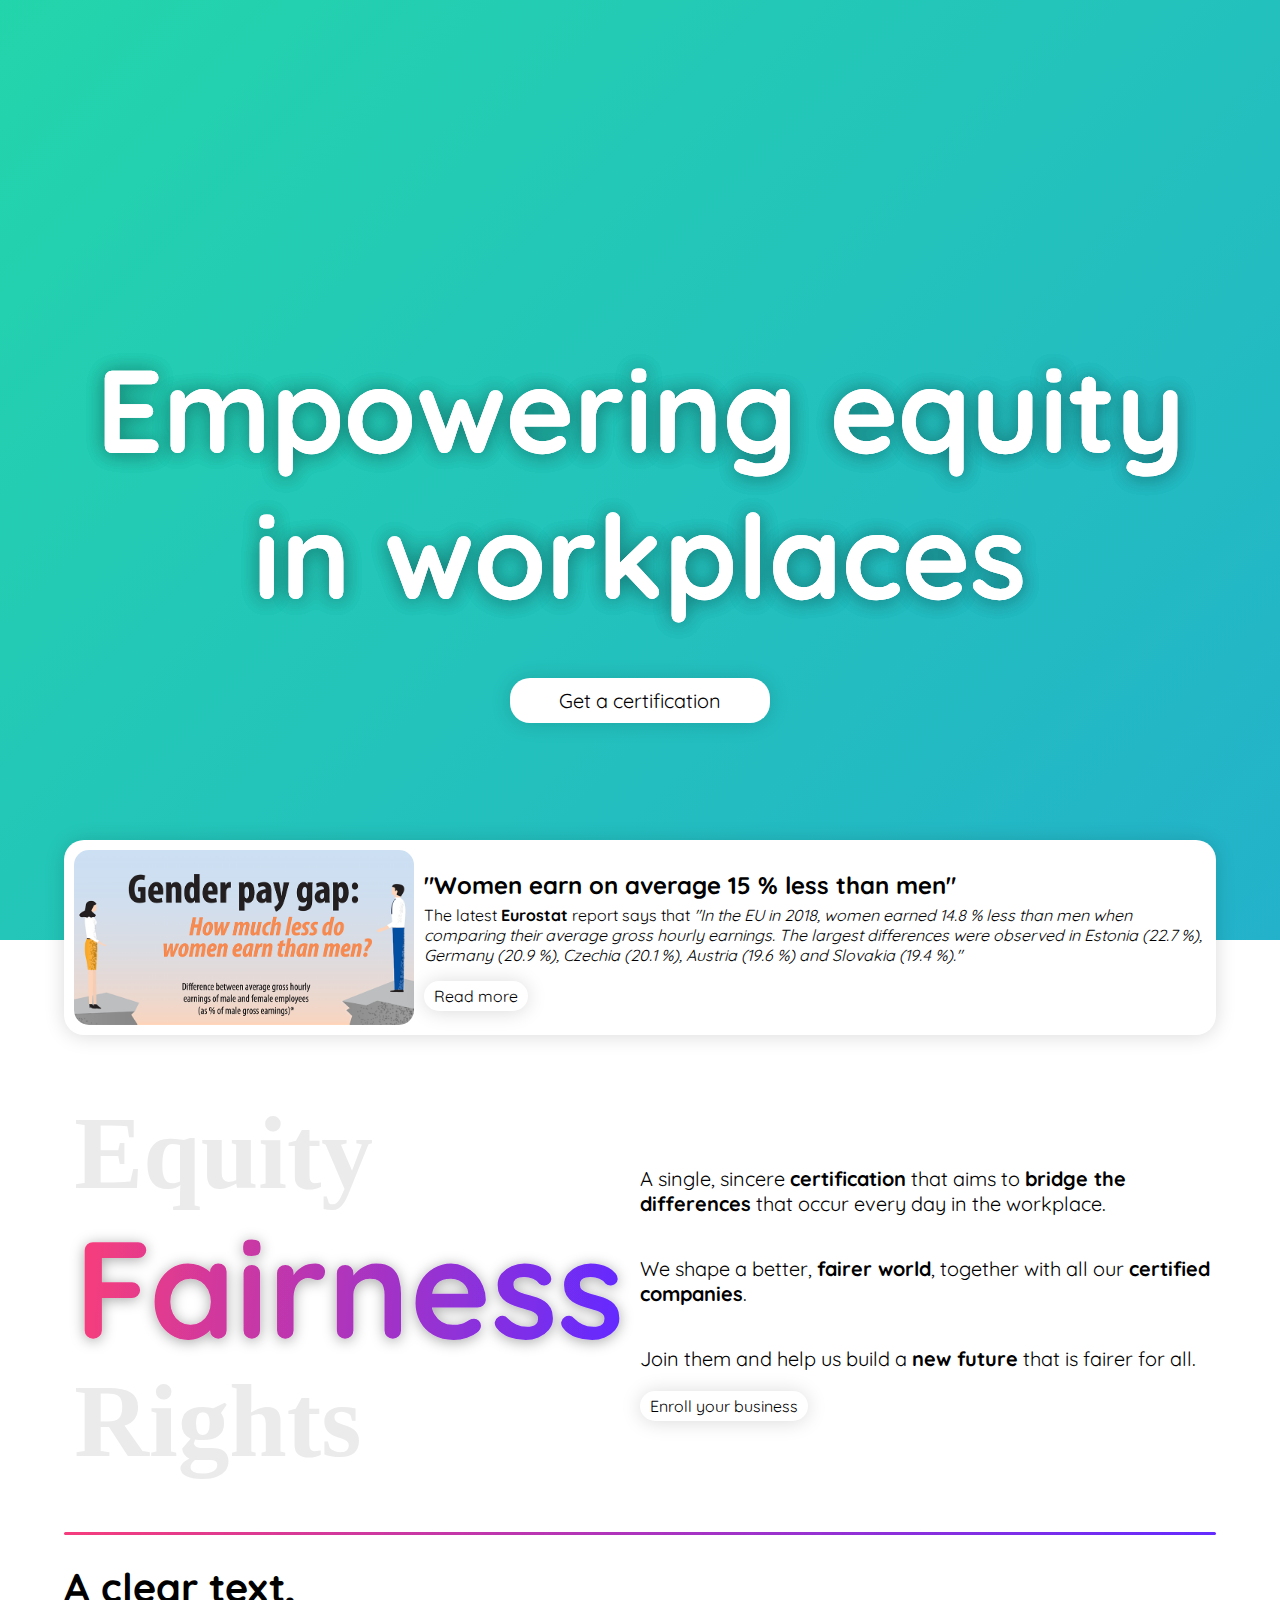
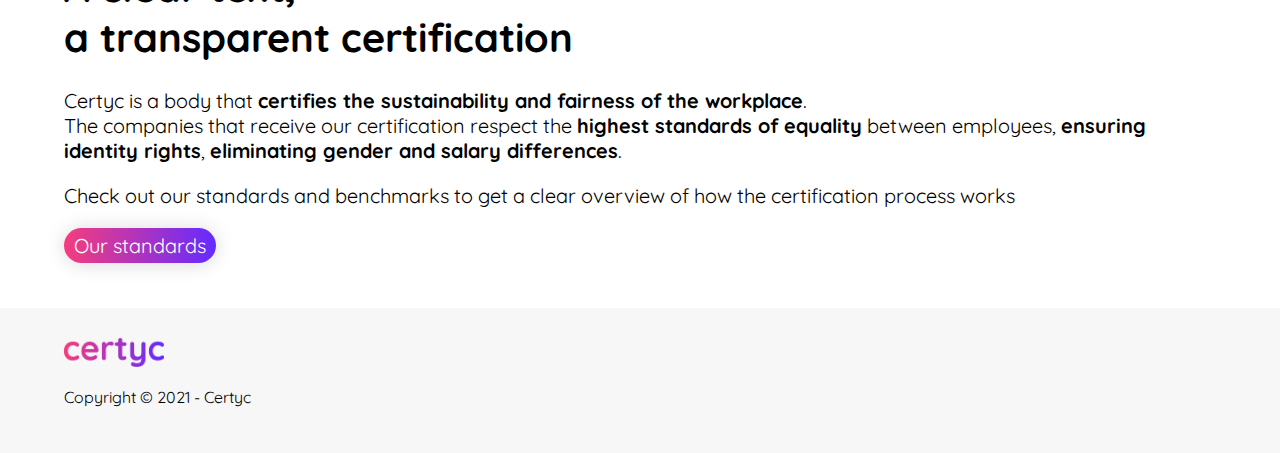
<file: index.html>
<!DOCTYPE html>
<html lang="en">
    <head>
        <title>Home - Certyc</title>
        <meta charset="utf-8">
        <meta name="viewport" content="width=device-width, initial-scale=1" />
        <link rel="icon" href="assets/images/icon.ico">
        <link rel="stylesheet" href="styles/glbl.css">
        <link rel="stylesheet" href="styles/index.css">
    </head>
    <body>
        <div id="big-init">
            <h1 data-text="Empowering equity in workplaces">Empowering equity in workplaces</h1>
            <a id="request" href="enroll.html">Get a certification</a>
        </div>

        <a class="box-index" href="https://ec.europa.eu/eurostat/cache/infographs/womenmen/bloc-2d.html?lang=en" target="_blank">
            <img src="assets/images/eu-index.png">
            <div>
                <h2 style="margin-bottom: 5px;">"Women earn on average 15 % less than men"</h2>
                <p style="margin-top: 0;">The latest <strong>Eurostat</strong> report says that <i>"In the EU in 2018, women earned 14.8 % less than men when comparing their average gross hourly earnings. The largest differences were observed in Estonia (22.7 %), Germany (20.9 %), Czechia (20.1 %), Austria (19.6 %) and Slovakia (19.4 %)."</i></p>
                <div class="def-btn" style="margin: auto;"><p style="margin: 0;">Read more</p></div>
            </div>
        </a>

        <div style="margin-top: 50px;"></div>

        <div id="fair-container">
            <img src="assets/images/fairness.svg">
            <div>
                <p>A single, sincere <strong>certification</strong> that aims to <strong>bridge the differences</strong> that occur every day in the workplace.</p><p>We shape a better, <strong>fairer world</strong>, together with all our <strong>certified companies</strong>.</p><p>Join them and help us build a <strong>new future</strong> that is fairer for all.</p>
                <a href="enroll.html" class="def-btn" style="text-decoration: none; color: black;">Enroll your business</a>
            </div>
        </div>

        <div style="margin-top: 50px;"></div>
        <div class="divider"></div>

        <div id="clear-text">
            <h1>A clear text,<br/> a transparent certification</h1>
            <p>Certyc is a body that <strong>certifies the sustainability and fairness of the workplace</strong>.<br/>The companies that receive our certification respect the <strong>highest standards of equality</strong> between employees, <strong>ensuring identity rights</strong>, <strong>eliminating gender and salary differences</strong>.</p>
            <p>Check out our standards and benchmarks to get a clear overview of how the certification process works</p>
            <a href="standards.html" class="def-btn" style="text-decoration: none; color: white; background: linear-gradient(90deg, #F53D7D, #642BFF);">Our standards</a>
        </div>

        <div style="margin-top: 100px;"></div>

        <footer>
            <img src="assets/images/logo.png">
            <p>Copyright © 2021 - Certyc</p>
        </footer>

    </body>
</html>
</file>
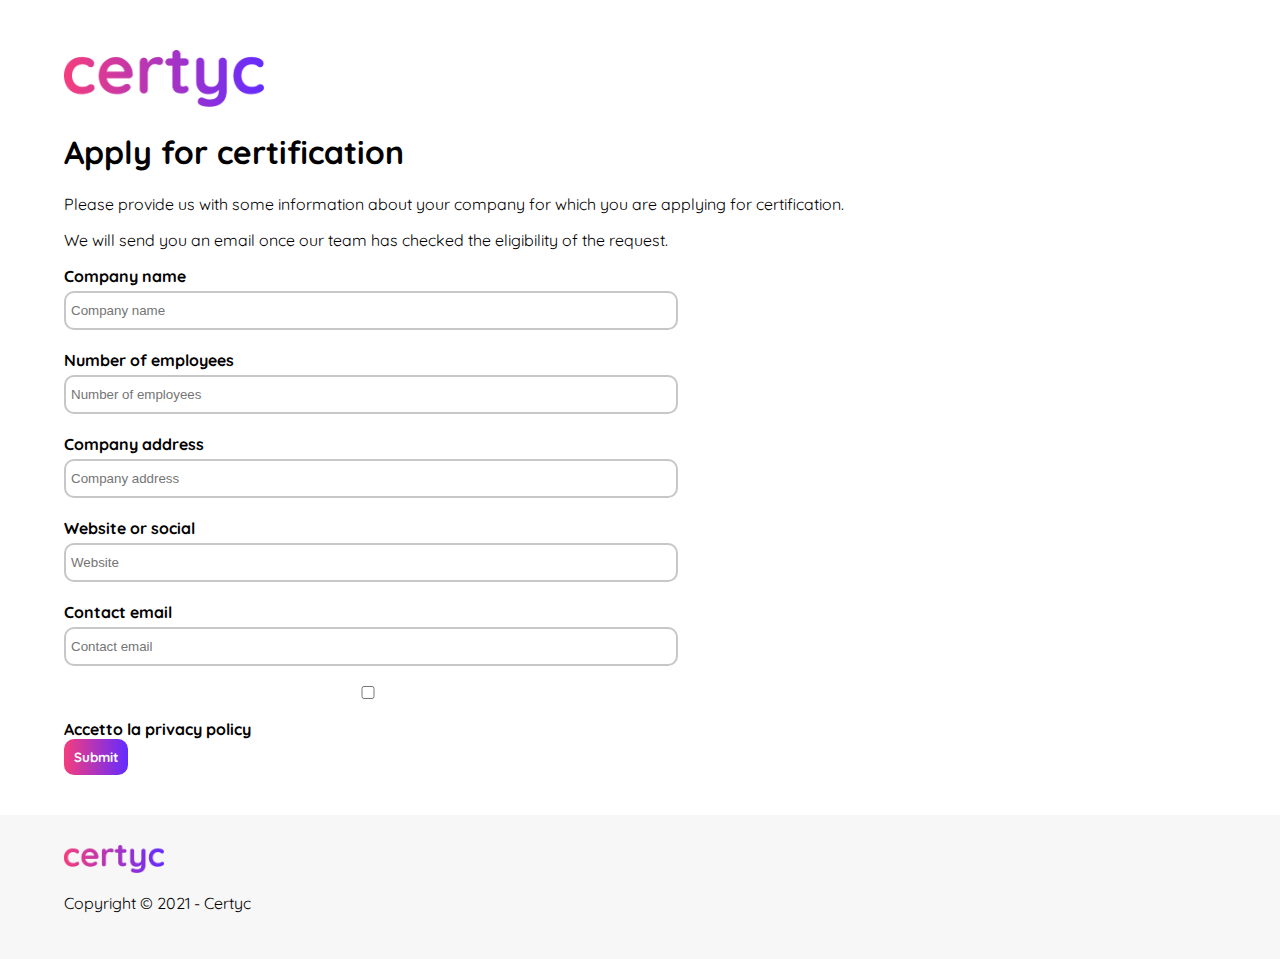
<file: enroll.html>
<!DOCTYPE html>
<html lang="en">
    <head>
        <title>Apply for certification - Certyc</title>
        <meta charset="utf-8">
        <meta name="viewport" content="width=device-width, initial-scale=1" />
        <link rel="icon" href="assets/images/icon.ico">
        <link rel="stylesheet" href="styles/glbl.css">
        <link rel="stylesheet" href="styles/enroll.css">
        <script src="scripts/enroll.js"></script>
    </head>
    <body>
        <main>
            <img src="assets/images/logo.png" id="logo">
            <h1>Apply for certification</h1>
            <p>Please provide us with some information about your company for which you are applying for certification.</p><p>We will send you an email once our team has checked the eligibility of the request.</p>

            <form onsubmit="checkFields()">
                <label for="business_name">Company name</label>
                <input class="enroll-input" type="text" name="business_name" id="business_name" placeholder="Company name">
                <label for="business_employees">Number of employees</label>
                <input class="enroll-input" type="text" name="business_employees" id="business_employees" placeholder="Number of employees">
                <label for="business_place">Company address</label>
                <input class="enroll-input" type="text" name="business_place" id="business_place" placeholder="Company address">
                <label for="business_website">Website or social</label>
                <input class="enroll-input" type="text" name="business_website" id="business_website" placeholder="Website">
                <label for="business_email">Contact email</label>
                <input class="enroll-input" type="email" name="business_email" id="business_email" placeholder="Contact email">

                <input class="enroll-input" type="checkbox" id="privacy_check" value="Accept">
                <label for="privacy_check">Accetto la privacy policy</label>
                
                <input id="submit" type="submit">
            </form>

        </main>

        <footer>
            <img src="assets/images/logo.png">
            <p>Copyright © 2021 - Certyc</p>
        </footer>

    </body>
</html>
</file>
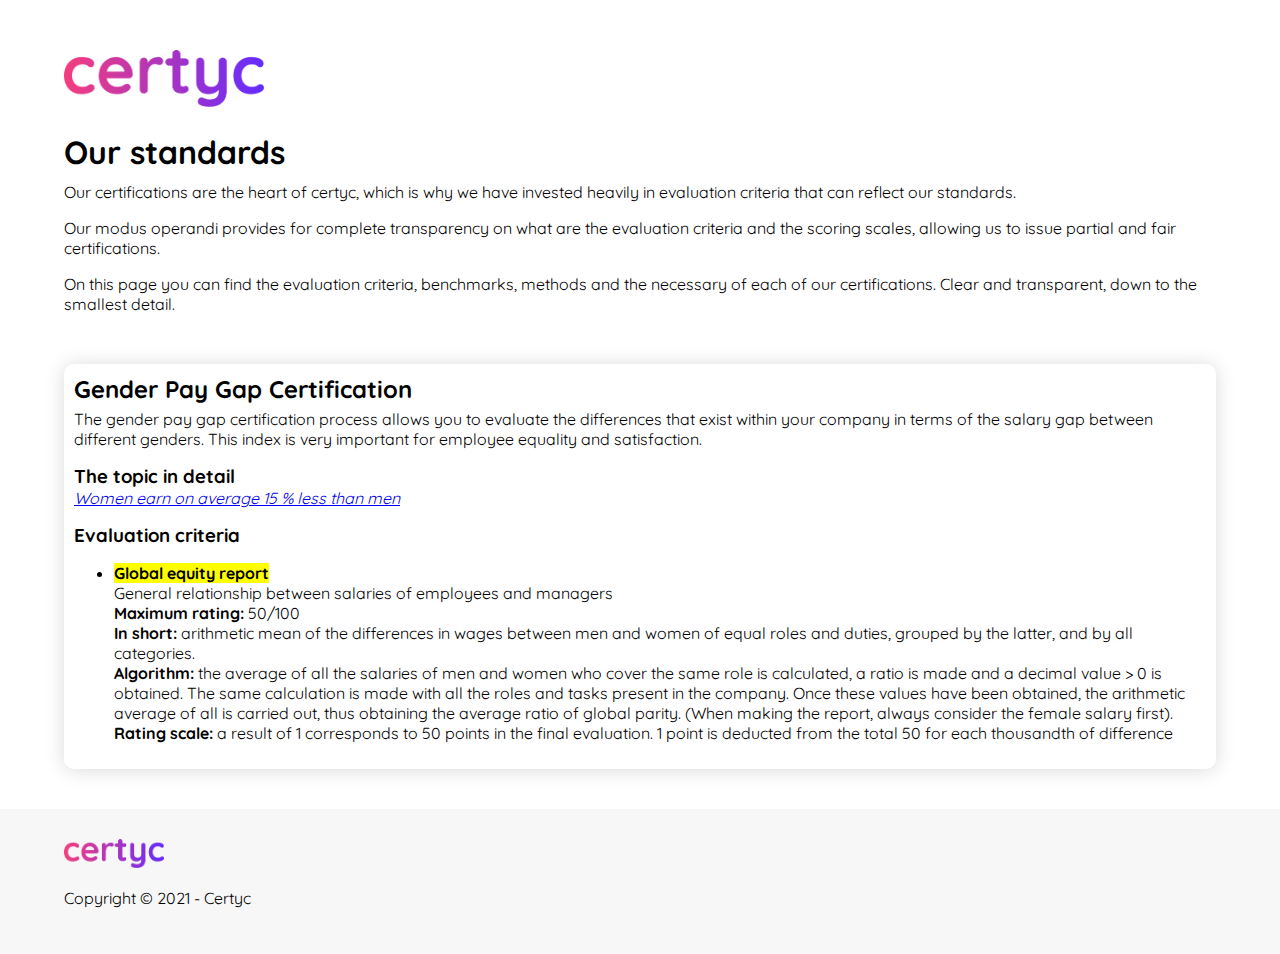
<file: standards.html>
<!DOCTYPE html>
<html lang="en">
    <head>
        <title>Our standards - Certyc</title>
        <meta charset="utf-8">
        <meta name="viewport" content="width=device-width, initial-scale=1" />
        <link rel="icon" href="assets/images/icon.ico">
        <link rel="stylesheet" href="styles/glbl.css">
        <link rel="stylesheet" href="styles/standards.css">
    </head>
    <body>
        <main>
            <img src="assets/images/logo.png" id="logo">
            <h1 style="margin-bottom: 10px;">Our standards</h1>
            <p style="margin-top: 0;">Our certifications are the heart of certyc, which is why we have invested heavily in evaluation criteria that can reflect our standards.</p>
            <p>Our modus operandi provides for complete transparency on what are the evaluation criteria and the scoring scales, allowing us to issue partial and fair certifications.</p>
            <p>On this page you can find the evaluation criteria, benchmarks, methods and the necessary of each of our certifications. Clear and transparent, down to the smallest detail.</p>

            <div style="margin-top: 50px;"></div>

            <div class="certification-box">
                <h2>Gender Pay Gap Certification</h2>
                <div style="margin-top: 5px;"></div>
                <p>The gender pay gap certification process allows you to evaluate the differences that exist within your company in terms of the salary gap between different genders. This index is very important for employee equality and satisfaction.</p>
                <div style="margin-top: 15px;"></div>
                <h3>The topic in detail</h3>
                <a href="https://ec.europa.eu/eurostat/cache/infographs/womenmen/bloc-2d.html?lang=en" target="_blank"><i>Women earn on average 15 % less than men</i></a>
                <div style="margin-top: 15px;"></div>
                <h3>Evaluation criteria</h3>
                <ul>
                    <li>
                        <p><strong><mark>Global equity report</mark></strong></p>
                        <p>General relationship between salaries of employees and managers</p>
                        <p><strong>Maximum rating:</strong> 50/100</p>
                        <p><strong>In short:</strong> arithmetic mean of the differences in wages between men and women of equal roles and duties, grouped by the latter, and by all categories.</p>
                        <p><strong>Algorithm:</strong> the average of all the salaries of men and women who cover the same role is calculated, a ratio is made and a decimal value > 0 is obtained. The same calculation is made with all the roles and tasks present in the company. Once these values have been obtained, the arithmetic average of all is carried out, thus obtaining the average ratio of global parity. (When making the report, always consider the female salary first).</p>
                        <p><strong>Rating scale:</strong> a result of 1 corresponds to 50 points in the final evaluation. 1 point is deducted from the total 50 for each thousandth of difference</p>
                    </li>
                </ul>
            </div>

        </main>

        <footer>
            <img src="assets/images/logo.png">
            <p>Copyright © 2021 - Certyc</p>
        </footer>

    </body>
</html>
</file>
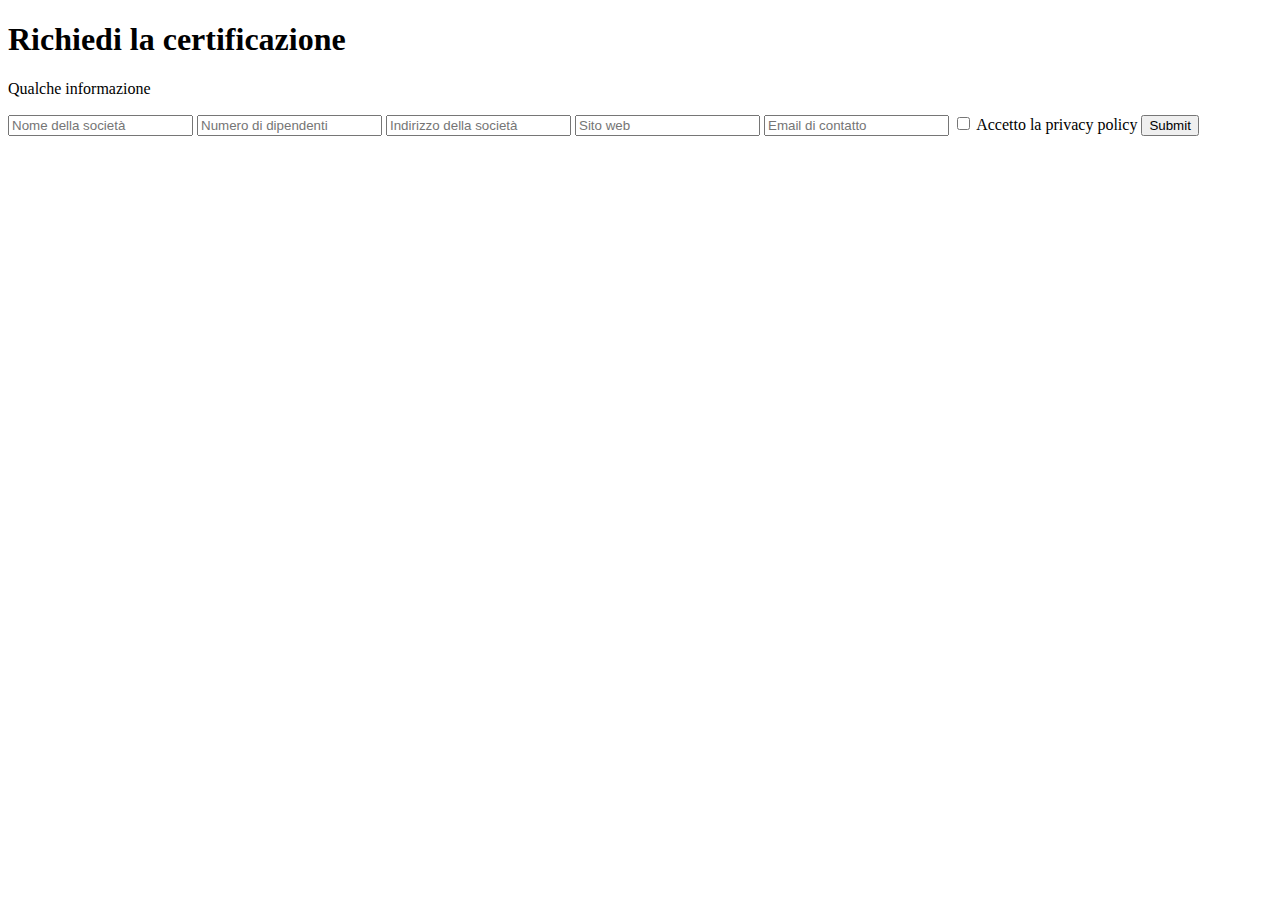
<file: public/request.html>
<!DOCTYPE html>
<html lang="it">
    <head>
        <title>Richiedi una certificazione - Certyc</title>
        <meta charset="utf-8">
        <meta name="viewport" content="width=device-width, initial-scale=1" />
    </head>
    <body>
        <h1>Richiedi la certificazione</h1>
        <p>Qualche informazione</p>

        <input type="text" name="business_name" id="business_name" placeholder="Nome della società">
        <input type="text" name="business_employees" id="business_employees" placeholder="Numero di dipendenti">
        <input type="text" name="business_place" id="business_place" placeholder="Indirizzo della società">
        <input type="text" name="business_website" id="business_website" placeholder="Sito web">

        <input type="email" name="business_email" id="business_email" placeholder="Email di contatto">
        <input type="checkbox" id="privacy_check" value="Accept">
        <label for="privacy_check">Accetto la privacy policy</label>
        
        <input type="submit">

    </body>
</html>
</file>
<file: styles/glbl.css>
@font-face {
    font-family: Quicksand;
    src: url("../assets/fonts/Quicksand-VariableFont_wght.ttf");
}

body {
    font-family: Quicksand, sans-serif;
    padding: 0;
    margin: 0;
}
.divider {
    background: linear-gradient(90deg, #F53D7D, #642BFF);
    height: 3px;
    border-radius: 10px;
    width: 90%;
    margin: auto;
}
footer {
    background-color: #f7f7f7;
    padding-left: 5%;
    padding-right: 5%;
    padding-top: 30px;
    padding-bottom: 30px;
    margin-top: 40px;
}
footer img {
    width: 100px;
}
</file>
<file: styles/index.css>
#big-init {
    text-align: center;
    color: white;
    padding-top: 40px;
    width: 100%;
    height: 700px;
    display: flex;
    flex-direction: column;
    justify-content: center;
    margin-bottom: -100px;
    background: linear-gradient(-45deg, #ee7752, #e73c7e, #23a6d5, #23d5ab);
	background-size: 400% 400%;
	animation: gradient 15s ease infinite;
	height: 100vh;
}
@keyframes gradient {
	0% {
		background-position: 0% 50%;
	}
	50% {
		background-position: 100% 50%;
	}
	100% {
		background-position: 0% 50%;
	}
}
#big-init h1 {
    position: relative;
    text-align: center;
    font-size: calc(15px + 8vw);
    z-index: 0;
    width: auto;
    margin-left: 5%;
    margin-right: 5%;
    color: white;
    margin-bottom: 50px;
  }
  
  #big-init h1:after {
    content: attr(data-text);
    position: absolute;
    top: 0;
    right: 0;
    left: 0;
    bottom: 0;
    text-shadow: 
        0px 1px 20px rgba(0, 0, 0, 0.15),
        0px 1px 20px rgba(0, 0, 0, 0.15),
        0px 1px 20px rgba(0, 0, 0, 0.15);
    z-index: -1;
  }
#request {
    background-color: white;
    color: black;
    text-decoration: none;
    padding-top: 10px;
    padding-bottom: 10px;
    padding-left: 30px;
    padding-right: 30px;
    border-radius: 20px;
    font-size: 20px;
    width: 200px;
    margin-left: auto;
    margin-right: auto;
    box-shadow: 0px 1px 20px rgba(0, 0, 0, 0.15);
    background-color: white;
}
.box-index {
    box-shadow: 0px 1px 20px rgba(0, 0, 0, 0.15);
    margin: auto;
    width: calc(90% - 20px);
    border-radius: 20px;
    padding: 10px;
    display: flex;
    flex-direction: row;
    text-decoration: none;
    color: black;
    background-color: white;
}
.box-index img {
    width: 30%;
    min-width: 30%;
    border-radius: 15px;
    height: 175px;
    object-fit: cover;
    margin-right: 10px;
}
.def-btn {
    background-color: white;
    border-radius: 20px;
    width: -moz-fit-content;
    width: fit-content;
    padding-top: 5px;
    padding-bottom: 5px;
    padding-left: 10px;
    padding-right: 10px;
    float: left;
    box-shadow: 0px 1px 20px rgba(0, 0, 0, 0.15);
}
#fair-container {
    margin: auto;
    width: 90%;
    display: flex;
    flex-direction: row;
    justify-content: left;
}
#fair-container img {
    width: 50%;
    min-width: 50%;
}
#fair-container div {
    display: flex;
    flex-direction: column;
    justify-content: center;
}
#fair-container p {
    font-size: 20px;
}

#clear-text {
    margin: auto;
    width: 90%;
    font-size: 20px;
}

@media screen and (max-width: 600px) {
    #big-init {
        height: 450px;
        margin-bottom: -50px;
    }
    #big-init h1 {
        font-size: 43px;
    }
    .box-index {
        flex-direction: column;
        text-align: center;
    }
    .box-index img {
        width: 100%;
        margin-right: 0;
    }
    .def-btn {
        float: none;
    }
    #fair-container {
        flex-direction: column;
    }
    #fair-container img {
        width: 100%;
    }
    #fair-container .def-btn {
        margin: auto;
    }
}
</file>
<file: styles/enroll.css>
body {
    margin: 0;
    padding: 0;
}
main {
    width: 90%;
    margin: auto;
    padding-top: 50px;
}
#logo {
    width: 200px;
}
input {
    display: block;
}
.enroll-input {
    border-radius: 10px;
    border: 2px solid rgb(199, 199, 199);
    padding-left: 5px;
    padding-right: 5px;
    padding-top: 10px;
    padding-bottom: 10px;
    width: 100%;
    max-width: 600px;
    margin-top: 5px;
    margin-bottom: 20px;
}
#submit {
    background: linear-gradient(90deg, #F53D7D, #642BFF);
    color: white;
    border: none;
    border-radius: 10px;
    padding: 10px;
    font-family: Quicksand, sans-serif;
    font-weight: bold;
}
label {
    font-weight: bold;
}

@media screen and (max-width: 600px) {
    #logo {
        width: 100px;
    }
}
</file>
<file: styles/standards.css>
body {
    margin: 0;
    padding: 0;
}
main {
    width: 90%;
    margin: auto;
    padding-top: 50px;
}
#logo {
    width: 200px;
}
.certification-box {
    box-shadow: 0px 1px 20px rgba(0, 0, 0, 0.15);
    padding: 10px;
    border-radius: 10px;
}
.certification-box h2, .certification-box p, .certification-box h3 {
    margin: 0;
}
</file>
